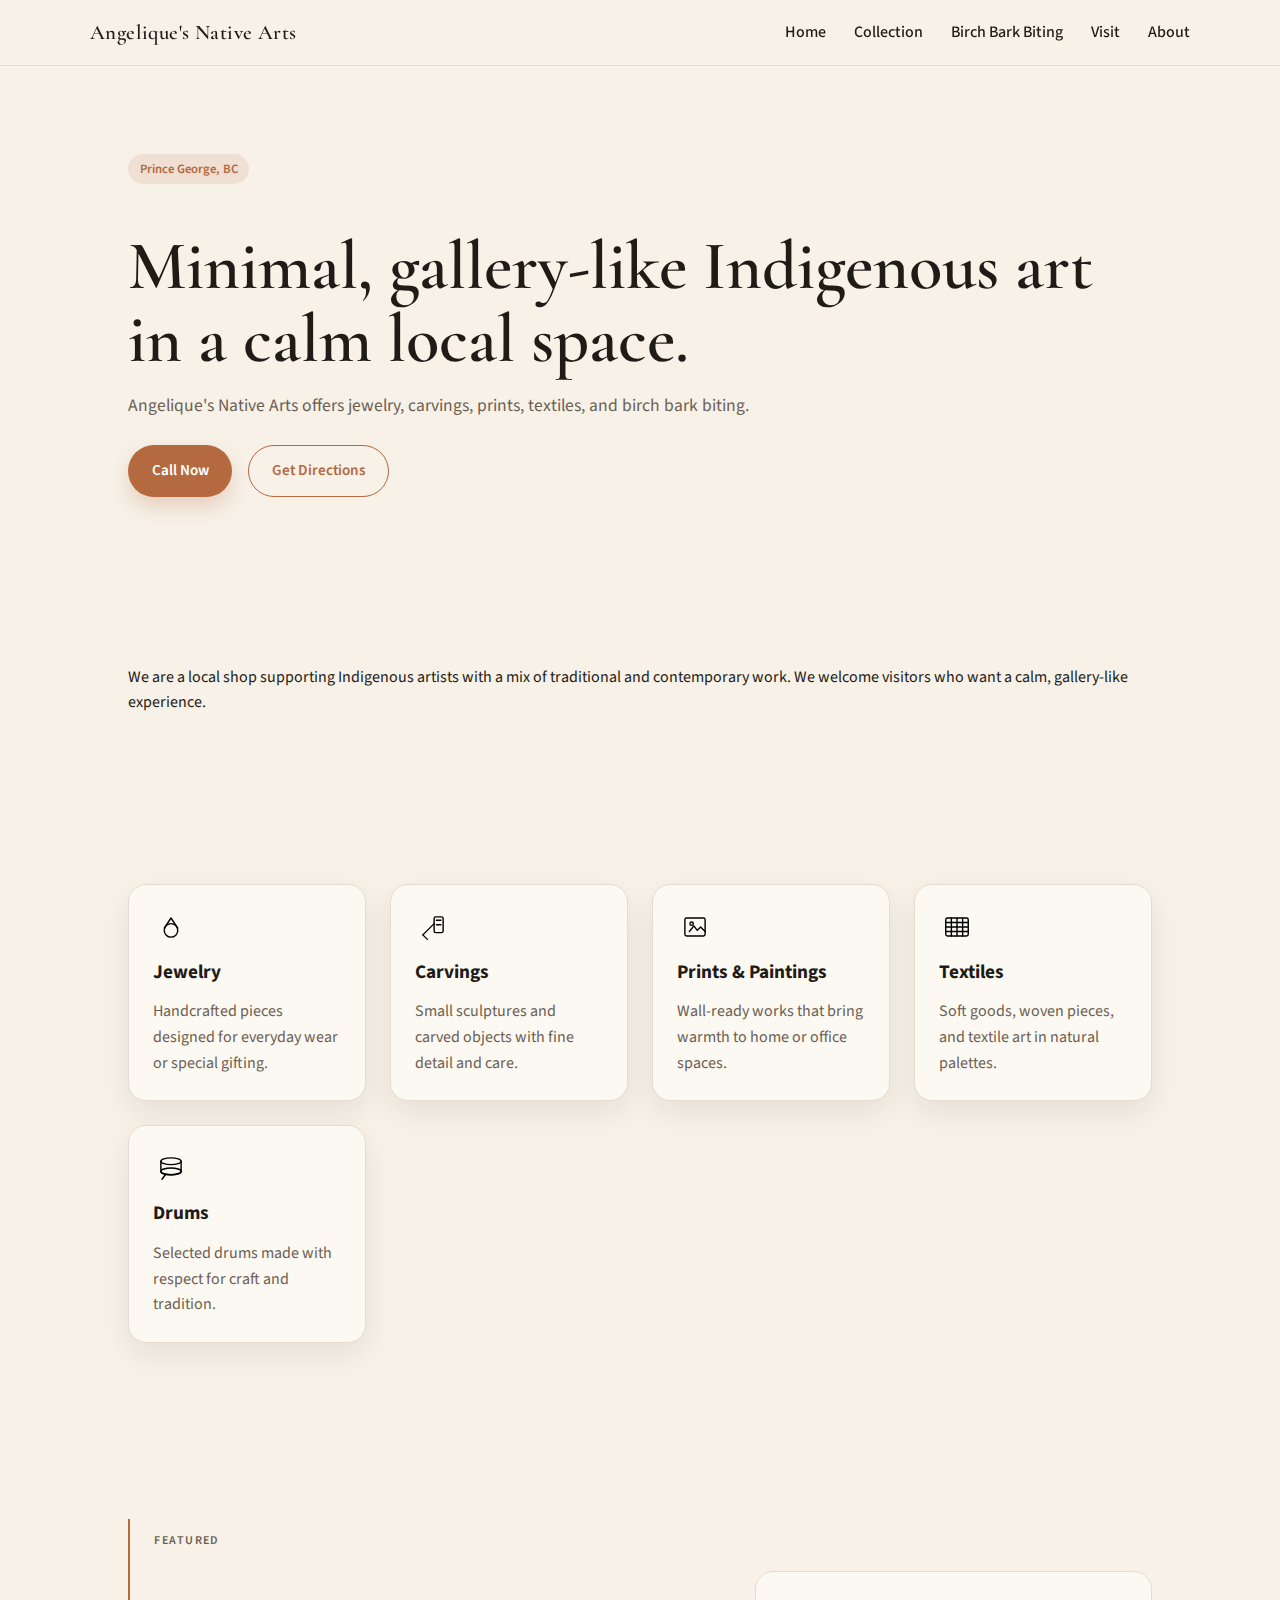
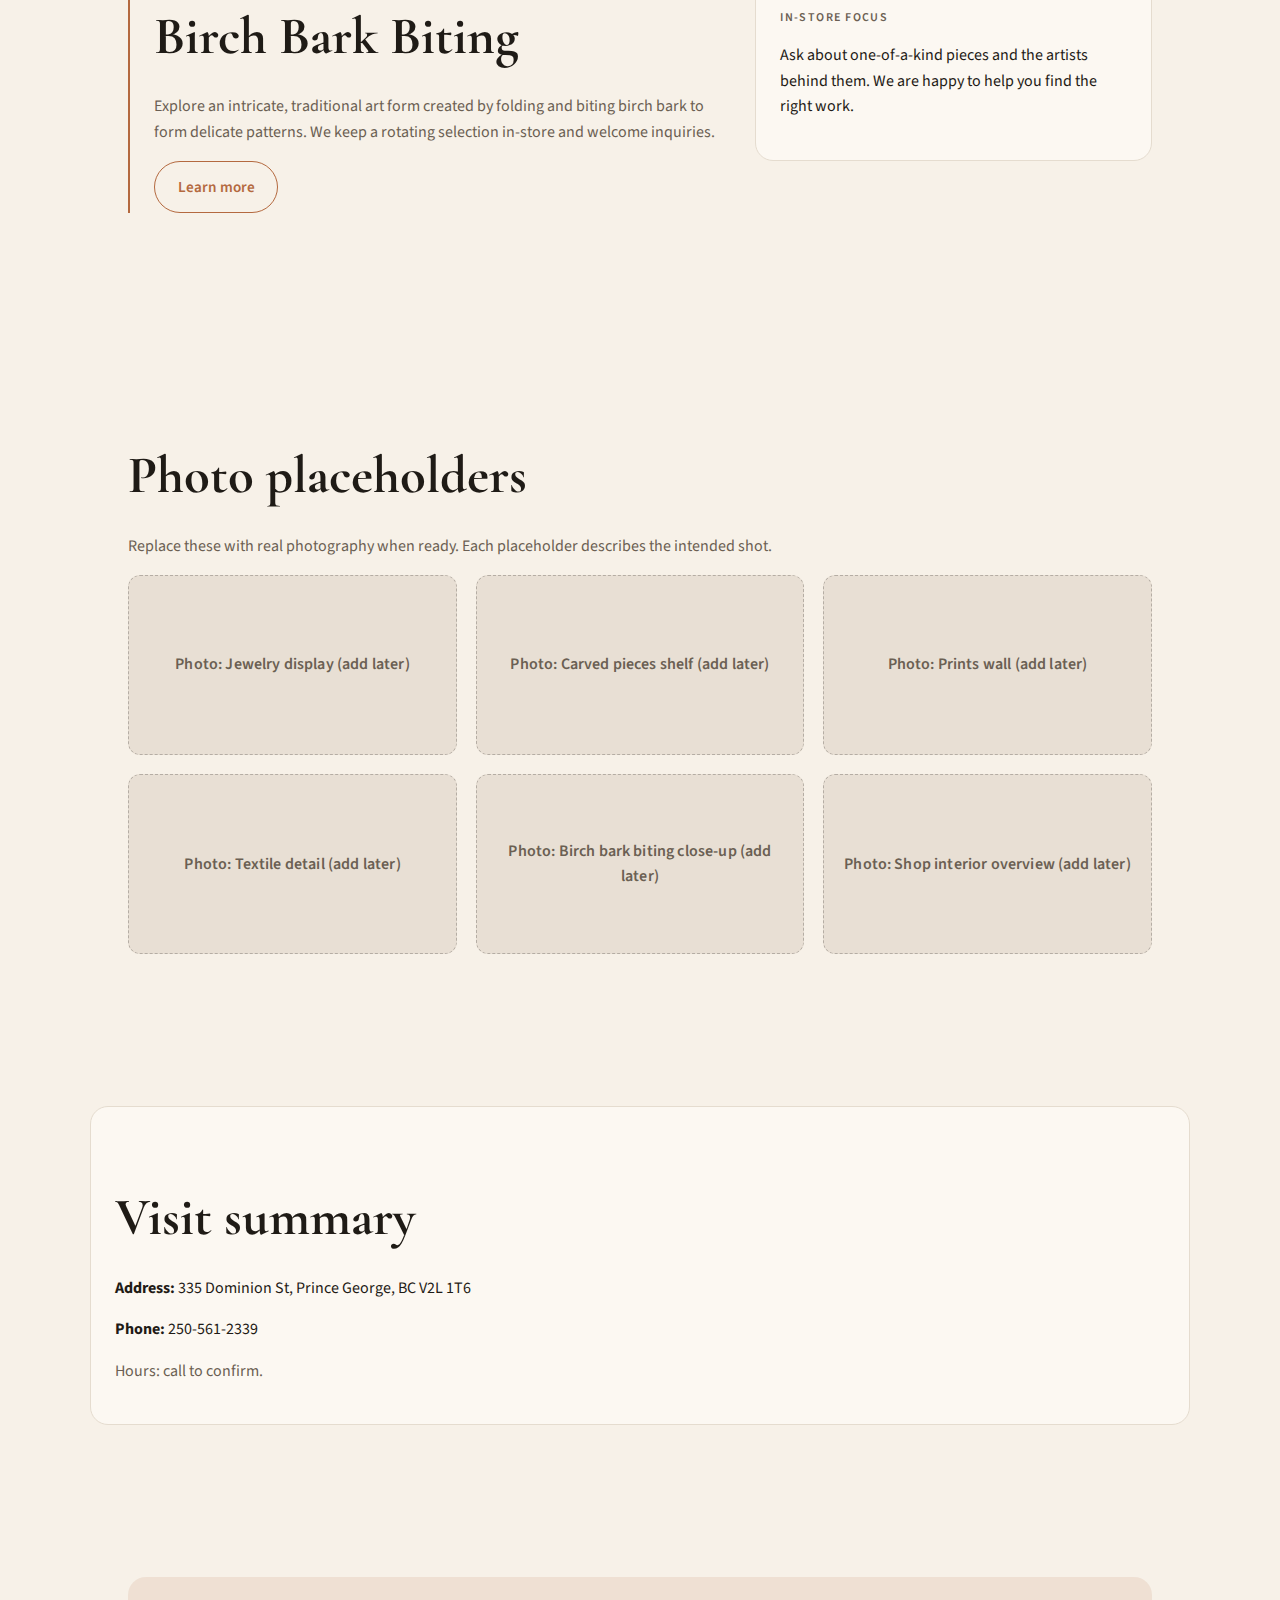
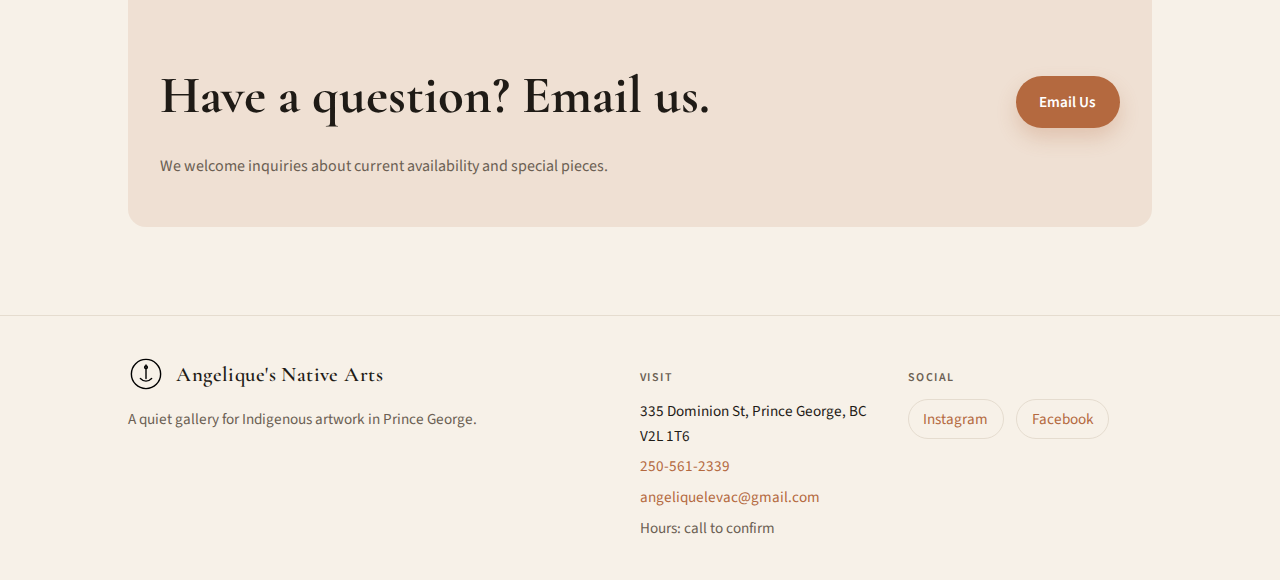
<file: index.html>
<!doctype html>
<html lang="en" class="no-js">
<head>
  <meta charset="utf-8" />
  <meta name="viewport" content="width=device-width, initial-scale=1" />
  <title>Angelique's Native Arts | Home</title>
  <meta name="description" content="Angelique's Native Arts in Prince George, BC. A calm, gallery-like space for Indigenous artwork, birch bark biting, jewelry, carvings, textiles, and more." />
  <meta property="og:title" content="Angelique's Native Arts" />
  <meta property="og:description" content="A minimalist, photo-free preview of the collection and visit details." />
  <meta property="og:type" content="website" />
  <meta property="og:url" content="https://example.com/index.html" />
  <meta property="og:image" content="https://example.com/og-placeholder.jpg" />
  <link rel="preconnect" href="https://fonts.googleapis.com" />
  <link rel="preconnect" href="https://fonts.gstatic.com" crossorigin />
  <link href="https://fonts.googleapis.com/css2?family=Cormorant+Garamond:wght@400;600&family=Source+Sans+3:wght@400;500;600&display=swap" rel="stylesheet" />
  <link rel="stylesheet" href="styles.css" />
</head>
<body>
  <header class="site-header">
    <div class="container nav-wrap">
      <a class="brand" href="index.html">
        Angelique's Native Arts
      </a>
      <button class="nav-toggle" data-nav-toggle aria-expanded="false" aria-controls="primary-nav">Menu</button>
      <nav id="primary-nav" class="nav-links" aria-label="Primary">
        <a href="index.html" aria-current="page">Home</a>
        <a href="collection.html">Collection</a>
        <a href="birch-bark.html">Birch Bark Biting</a>
        <a href="visit.html">Visit</a>
        <a href="about.html">About</a>
      </nav>
    </div>
  </header>

  <main>
    <section class="section">
      <div class="container hero">
        <div>
          <span class="badge">Prince George, BC</span>
          <h1>Minimal, gallery-like Indigenous art in a calm local space.</h1>
          <p class="muted">Angelique's Native Arts offers jewelry, carvings, prints, textiles, and birch bark biting.</p>
          <div class="hero-actions">
            <a class="btn btn-primary" href="tel:250-561-2339">Call Now</a>
            <a class="btn btn-outline" href="https://www.google.com/maps/search/?api=1&query=335%20Dominion%20St%2C%20Prince%20George%2C%20BC%20V2L%201T6">Get Directions</a>
          </div>
        </div>
      </div>
    </section>

    <section class="section-tight">
      <div class="container">
        <p>We are a local shop supporting Indigenous artists with a mix of traditional and contemporary work. We welcome visitors who want a calm, gallery-like experience.</p>
      </div>
    </section>

    <section class="section">
      <div class="container">
        <div class="card-grid">
          <div class="card">
            <img class="card-icon" src="assets/jewelry.svg" alt="" aria-hidden="true" />
            <h3>Jewelry</h3>
            <p>Handcrafted pieces designed for everyday wear or special gifting.</p>
          </div>
          <div class="card">
            <img class="card-icon" src="assets/carvings.svg" alt="" aria-hidden="true" />
            <h3>Carvings</h3>
            <p>Small sculptures and carved objects with fine detail and care.</p>
          </div>
          <div class="card">
            <img class="card-icon" src="assets/prints.svg" alt="" aria-hidden="true" />
            <h3>Prints &amp; Paintings</h3>
            <p>Wall-ready works that bring warmth to home or office spaces.</p>
          </div>
          <div class="card">
            <img class="card-icon" src="assets/textiles.svg" alt="" aria-hidden="true" />
            <h3>Textiles</h3>
            <p>Soft goods, woven pieces, and textile art in natural palettes.</p>
          </div>
          <div class="card">
            <img class="card-icon" src="assets/drums.svg" alt="" aria-hidden="true" />
            <h3>Drums</h3>
            <p>Selected drums made with respect for craft and tradition.</p>
          </div>
        </div>
      </div>
    </section>

    <section class="section">
      <div class="container feature">
        <div class="feature-box">
          <p class="small-title">Featured</p>
          <h2 class="page-title">Birch Bark Biting</h2>
          <p class="muted">Explore an intricate, traditional art form created by folding and biting birch bark to form delicate patterns. We keep a rotating selection in-store and welcome inquiries.</p>
          <a class="btn btn-outline" href="birch-bark.html">Learn more</a>
        </div>
        <div class="info-panel">
          <p class="small-title">In-store focus</p>
          <p>Ask about one-of-a-kind pieces and the artists behind them. We are happy to help you find the right work.</p>
        </div>
      </div>
    </section>

    <section class="section">
      <div class="container">
        <h2 class="page-title">Photo placeholders</h2>
        <p class="muted">Replace these with real photography when ready. Each placeholder describes the intended shot.</p>
        <div class="photo-grid">
          <div class="photo-placeholder">Photo: Jewelry display (add later)</div>
          <div class="photo-placeholder">Photo: Carved pieces shelf (add later)</div>
          <div class="photo-placeholder">Photo: Prints wall (add later)</div>
          <div class="photo-placeholder">Photo: Textile detail (add later)</div>
          <div class="photo-placeholder">Photo: Birch bark biting close-up (add later)</div>
          <div class="photo-placeholder">Photo: Shop interior overview (add later)</div>
        </div>
      </div>
    </section>

    <section class="section-tight">
      <div class="container info-panel">
        <h2 class="page-title">Visit summary</h2>
        <p><strong>Address:</strong> 335 Dominion St, Prince George, BC V2L 1T6</p>
        <p><strong>Phone:</strong> <a href="tel:250-561-2339">250-561-2339</a></p>
        <p class="muted">Hours: call to confirm.</p>
      </div>
    </section>

    <section class="section">
      <div class="container">
        <div class="cta-strip">
          <div>
            <h2 class="page-title">Have a question? Email us.</h2>
            <p class="muted">We welcome inquiries about current availability and special pieces.</p>
          </div>
          <a class="btn btn-primary" href="mailto:angeliquelevac@gmail.com">Email Us</a>
        </div>
      </div>
    </section>
  </main>

  <footer class="footer">
    <div class="container footer-grid">
      <div>
        <div class="brand">
          <img src="assets/mark.svg" alt="" aria-hidden="true" />
          Angelique's Native Arts
        </div>
        <p class="muted">A quiet gallery for Indigenous artwork in Prince George.</p>
      </div>
      <div>
        <p class="small-title">Visit</p>
        <ul class="list-clean">
          <li>335 Dominion St, Prince George, BC V2L 1T6</li>
          <li><a href="tel:250-561-2339">250-561-2339</a></li>
          <li><a href="mailto:angeliquelevac@gmail.com">angeliquelevac@gmail.com</a></li>
          <li class="muted">Hours: call to confirm</li>
        </ul>
      </div>
      <div>
        <p class="small-title">Social</p>
        <div class="social-links">
          <a href="https://www.instagram.com/angeliquesnativearts/">Instagram</a>
          <a href="https://www.facebook.com/AngeliquesNativeArts/">Facebook</a>
        </div>
      </div>
    </div>
  </footer>

  <script src="main.js" defer></script>
  <script type="application/ld+json">
    {
      "@context": "https://schema.org",
      "@type": "LocalBusiness",
      "name": "Angelique's Native Arts",
      "telephone": "250-561-2339",
      "email": "angeliquelevac@gmail.com",
      "address": {
        "@type": "PostalAddress",
        "streetAddress": "335 Dominion St",
        "addressLocality": "Prince George",
        "addressRegion": "BC",
        "postalCode": "V2L 1T6",
        "addressCountry": "CA"
      },
      "url": "https://example.com",
      "sameAs": [
        "https://www.instagram.com/angeliquesnativearts/",
        "https://www.facebook.com/AngeliquesNativeArts/"
      ]
    }
  </script>
</body>
</html>
</file>
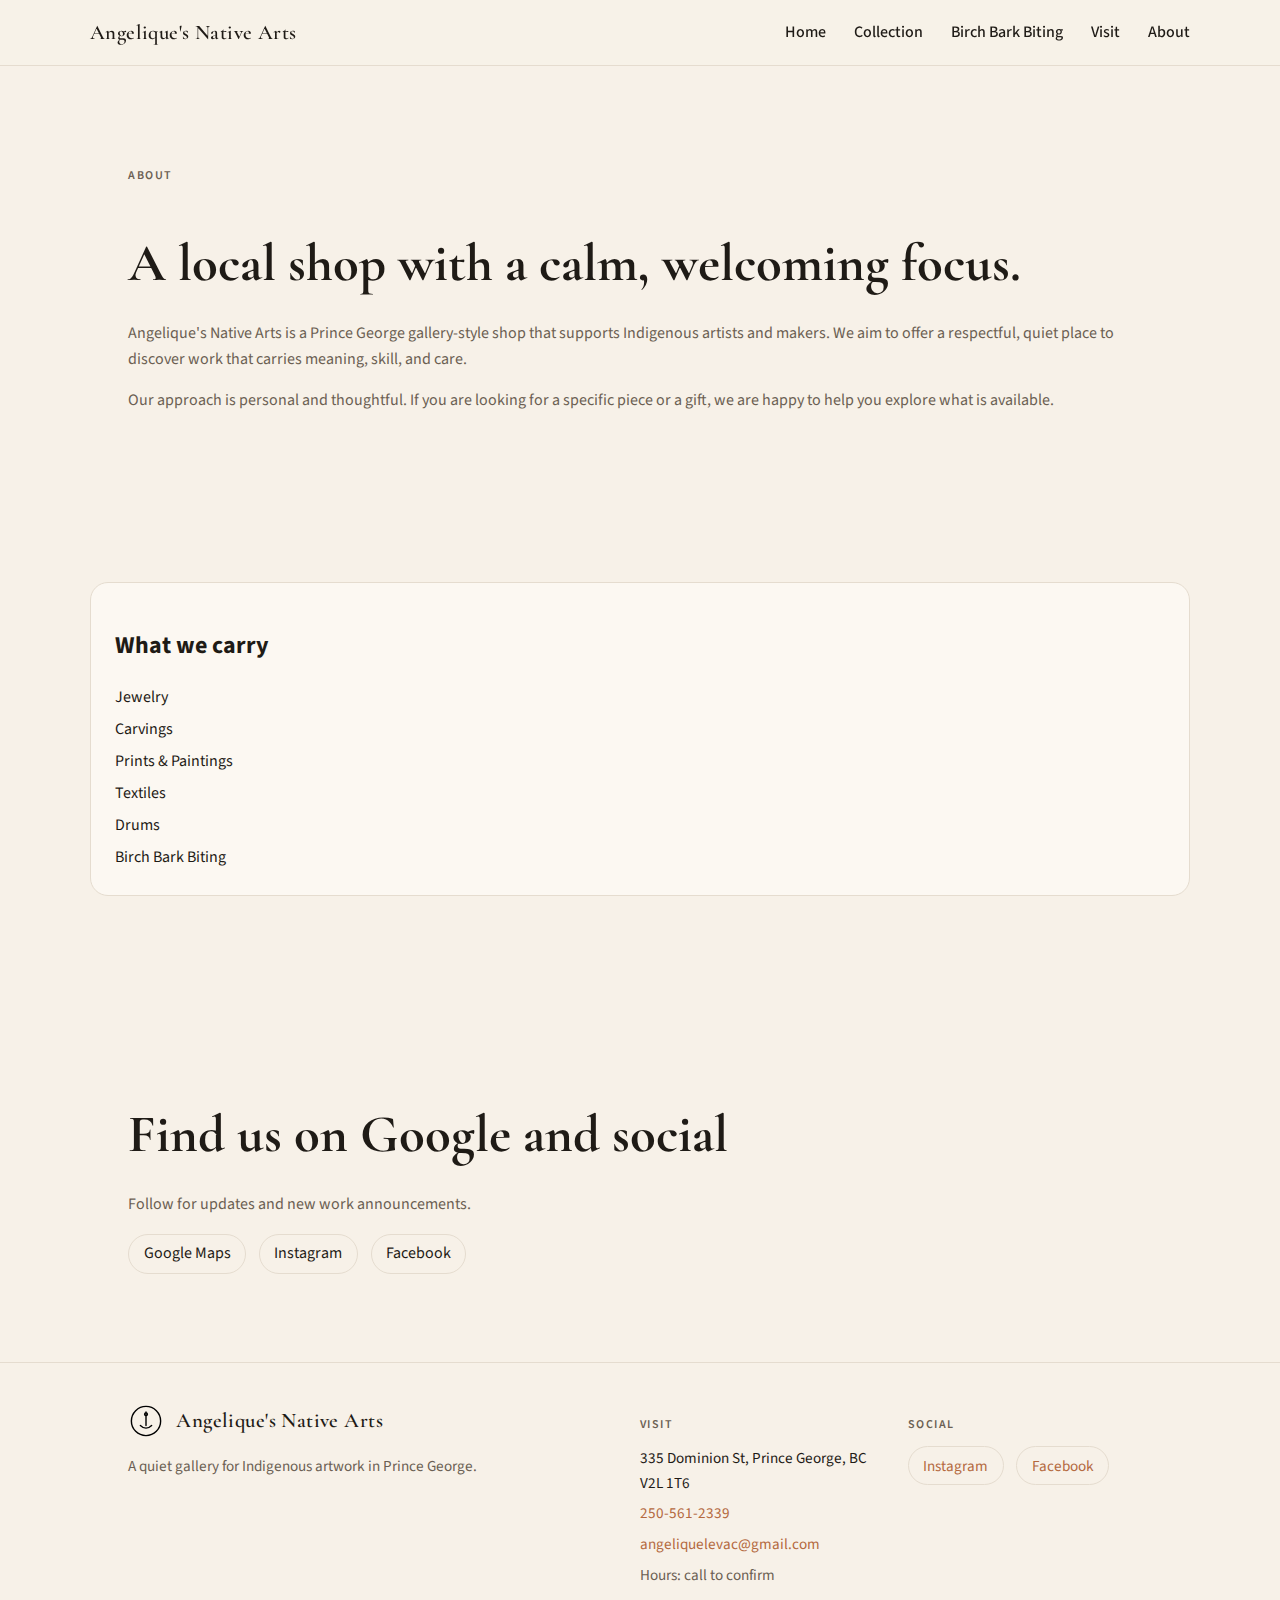
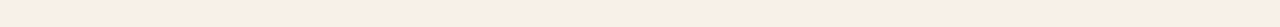
<file: about.html>
<!doctype html>
<html lang="en" class="no-js">
<head>
  <meta charset="utf-8" />
  <meta name="viewport" content="width=device-width, initial-scale=1" />
  <title>Angelique's Native Arts | About</title>
  <meta name="description" content="Learn about Angelique's Native Arts, a local Prince George shop supporting Indigenous artists and makers." />
  <meta property="og:title" content="About Angelique's Native Arts" />
  <meta property="og:description" content="A welcoming local shop supporting Indigenous artists and makers." />
  <meta property="og:type" content="website" />
  <meta property="og:url" content="https://example.com/about.html" />
  <meta property="og:image" content="https://example.com/og-placeholder.jpg" />
  <link rel="preconnect" href="https://fonts.googleapis.com" />
  <link rel="preconnect" href="https://fonts.gstatic.com" crossorigin />
  <link href="https://fonts.googleapis.com/css2?family=Cormorant+Garamond:wght@400;600&family=Source+Sans+3:wght@400;500;600&display=swap" rel="stylesheet" />
  <link rel="stylesheet" href="styles.css" />
</head>
<body>
  <header class="site-header">
    <div class="container nav-wrap">
      <a class="brand" href="index.html">
        Angelique's Native Arts
      </a>
      <button class="nav-toggle" data-nav-toggle aria-expanded="false" aria-controls="primary-nav">Menu</button>
      <nav id="primary-nav" class="nav-links" aria-label="Primary">
        <a href="index.html">Home</a>
        <a href="collection.html">Collection</a>
        <a href="birch-bark.html">Birch Bark Biting</a>
        <a href="visit.html">Visit</a>
        <a href="about.html" aria-current="page">About</a>
      </nav>
    </div>
  </header>

  <main>
    <section class="section">
      <div class="container">
        <p class="small-title">About</p>
        <h1 class="page-title">A local shop with a calm, welcoming focus.</h1>
        <p class="muted">Angelique's Native Arts is a Prince George gallery-style shop that supports Indigenous artists and makers. We aim to offer a respectful, quiet place to discover work that carries meaning, skill, and care.</p>
        <p class="muted">Our approach is personal and thoughtful. If you are looking for a specific piece or a gift, we are happy to help you explore what is available.</p>
      </div>
    </section>

    <section class="section-tight">
      <div class="container info-panel">
        <h2>What we carry</h2>
        <ul class="list-clean">
          <li>Jewelry</li>
          <li>Carvings</li>
          <li>Prints &amp; Paintings</li>
          <li>Textiles</li>
          <li>Drums</li>
          <li>Birch Bark Biting</li>
        </ul>
      </div>
    </section>

    <section class="section">
      <div class="container">
        <h2 class="page-title">Find us on Google and social</h2>
        <p class="muted">Follow for updates and new work announcements.</p>
        <div class="social-links">
          <a href="https://www.google.com/maps/search/?api=1&query=335%20Dominion%20St%2C%20Prince%20George%2C%20BC%20V2L%201T6">Google Maps</a>
          <a href="https://www.instagram.com/angeliquesnativearts/">Instagram</a>
          <a href="https://www.facebook.com/AngeliquesNativeArts/">Facebook</a>
        </div>
      </div>
    </section>
  </main>

  <footer class="footer">
    <div class="container footer-grid">
      <div>
        <div class="brand">
          <img src="assets/mark.svg" alt="" aria-hidden="true" />
          Angelique's Native Arts
        </div>
        <p class="muted">A quiet gallery for Indigenous artwork in Prince George.</p>
      </div>
      <div>
        <p class="small-title">Visit</p>
        <ul class="list-clean">
          <li>335 Dominion St, Prince George, BC V2L 1T6</li>
          <li><a href="tel:250-561-2339">250-561-2339</a></li>
          <li><a href="mailto:angeliquelevac@gmail.com">angeliquelevac@gmail.com</a></li>
          <li class="muted">Hours: call to confirm</li>
        </ul>
      </div>
      <div>
        <p class="small-title">Social</p>
        <div class="social-links">
          <a href="https://www.instagram.com/angeliquesnativearts/">Instagram</a>
          <a href="https://www.facebook.com/AngeliquesNativeArts/">Facebook</a>
        </div>
      </div>
    </div>
  </footer>

  <script src="main.js" defer></script>
  <script type="application/ld+json">
    {
      "@context": "https://schema.org",
      "@type": "LocalBusiness",
      "name": "Angelique's Native Arts",
      "telephone": "250-561-2339",
      "email": "angeliquelevac@gmail.com",
      "address": {
        "@type": "PostalAddress",
        "streetAddress": "335 Dominion St",
        "addressLocality": "Prince George",
        "addressRegion": "BC",
        "postalCode": "V2L 1T6",
        "addressCountry": "CA"
      },
      "url": "https://example.com",
      "sameAs": [
        "https://www.instagram.com/angeliquesnativearts/",
        "https://www.facebook.com/AngeliquesNativeArts/"
      ]
    }
  </script>
</body>
</html>
</file>
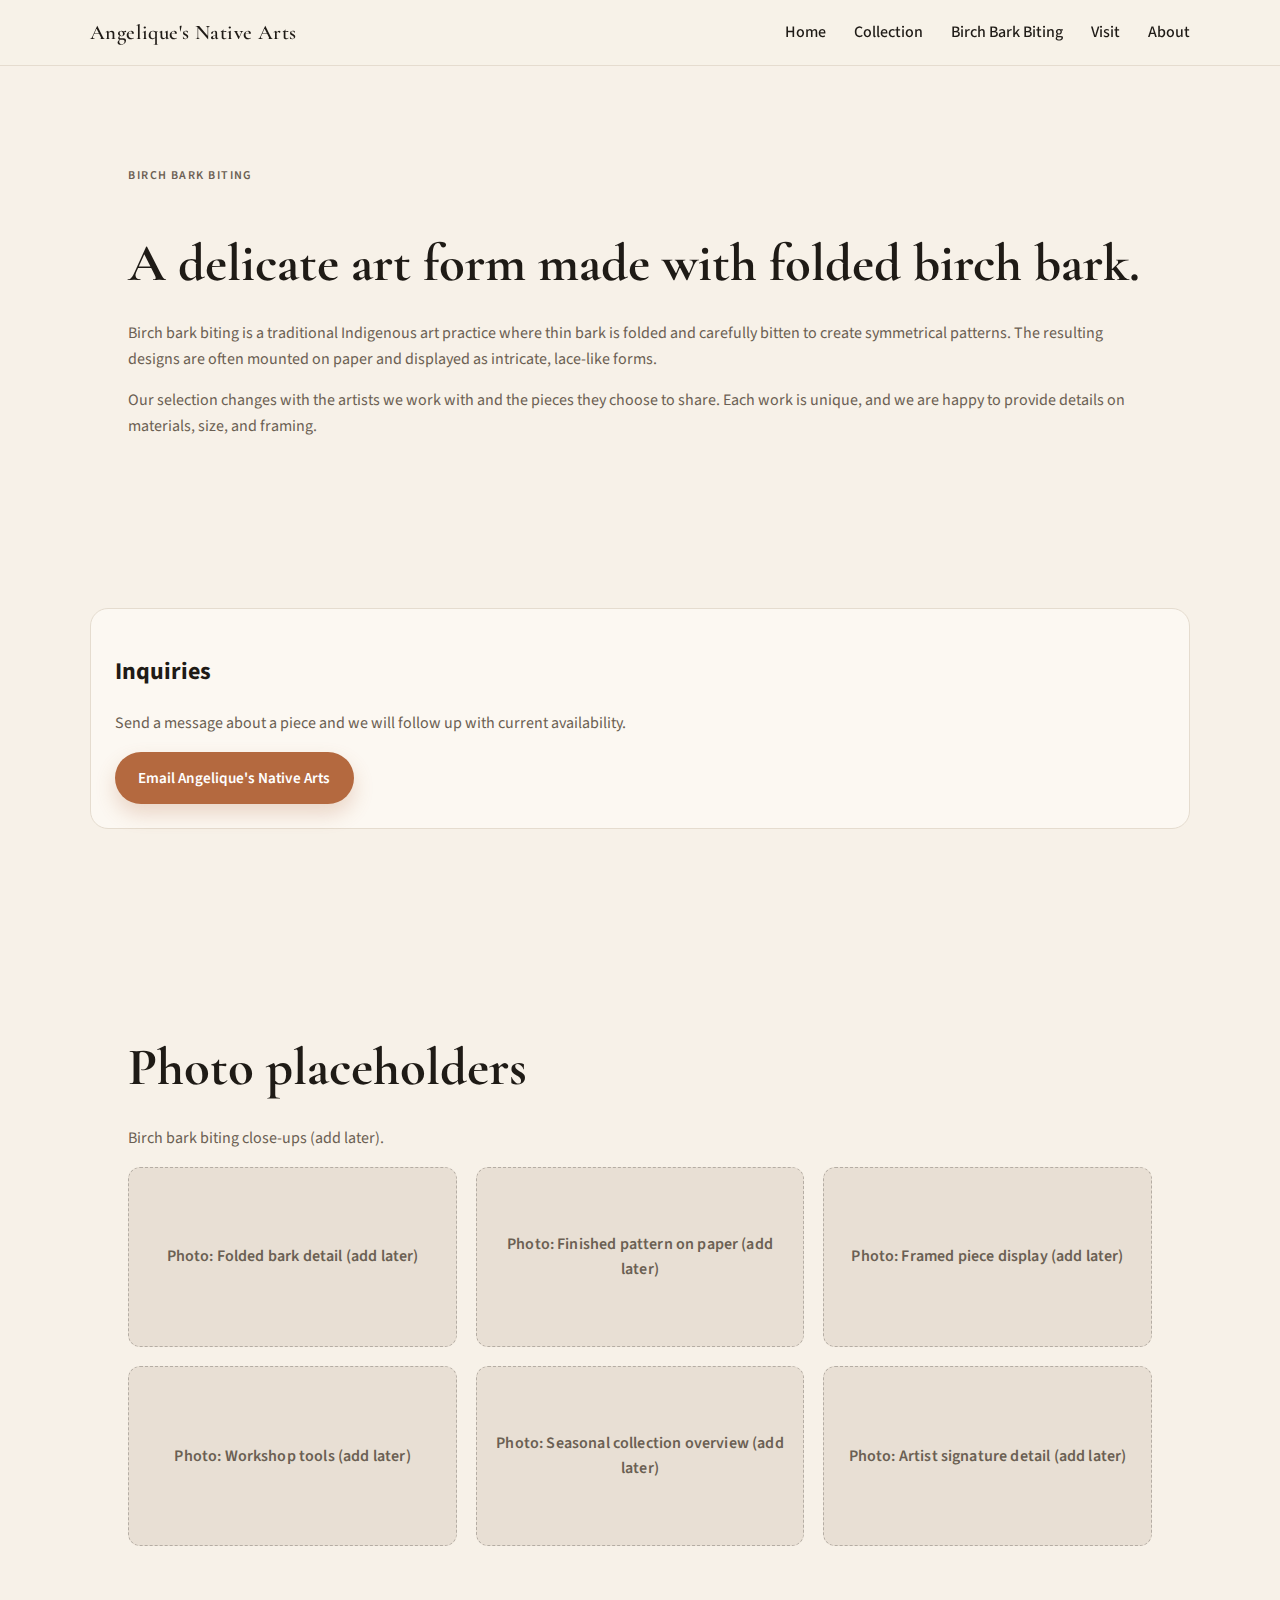
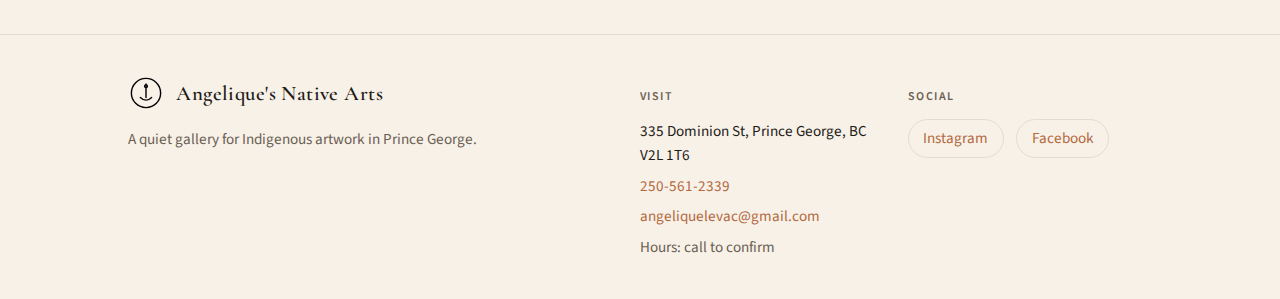
<file: birch-bark.html>
<!doctype html>
<html lang="en" class="no-js">
<head>
  <meta charset="utf-8" />
  <meta name="viewport" content="width=device-width, initial-scale=1" />
  <title>Angelique's Native Arts | Birch Bark Biting</title>
  <meta name="description" content="Learn about birch bark biting and inquire about available pieces at Angelique's Native Arts in Prince George, BC." />
  <meta property="og:title" content="Birch Bark Biting | Angelique's Native Arts" />
  <meta property="og:description" content="A respectful overview of birch bark biting with placeholders for close-up photography." />
  <meta property="og:type" content="website" />
  <meta property="og:url" content="https://example.com/birch-bark.html" />
  <meta property="og:image" content="https://example.com/og-placeholder.jpg" />
  <link rel="preconnect" href="https://fonts.googleapis.com" />
  <link rel="preconnect" href="https://fonts.gstatic.com" crossorigin />
  <link href="https://fonts.googleapis.com/css2?family=Cormorant+Garamond:wght@400;600&family=Source+Sans+3:wght@400;500;600&display=swap" rel="stylesheet" />
  <link rel="stylesheet" href="styles.css" />
</head>
<body>
  <header class="site-header">
    <div class="container nav-wrap">
      <a class="brand" href="index.html">
        Angelique's Native Arts
      </a>
      <button class="nav-toggle" data-nav-toggle aria-expanded="false" aria-controls="primary-nav">Menu</button>
      <nav id="primary-nav" class="nav-links" aria-label="Primary">
        <a href="index.html">Home</a>
        <a href="collection.html">Collection</a>
        <a href="birch-bark.html" aria-current="page">Birch Bark Biting</a>
        <a href="visit.html">Visit</a>
        <a href="about.html">About</a>
      </nav>
    </div>
  </header>

  <main>
    <section class="section">
      <div class="container">
        <p class="small-title">Birch Bark Biting</p>
        <h1 class="page-title">A delicate art form made with folded birch bark.</h1>
        <p class="muted">Birch bark biting is a traditional Indigenous art practice where thin bark is folded and carefully bitten to create symmetrical patterns. The resulting designs are often mounted on paper and displayed as intricate, lace-like forms.</p>
        <p class="muted">Our selection changes with the artists we work with and the pieces they choose to share. Each work is unique, and we are happy to provide details on materials, size, and framing.</p>
      </div>
    </section>

    <section class="section-tight">
      <div class="container info-panel">
        <h2>Inquiries</h2>
        <p class="muted">Send a message about a piece and we will follow up with current availability.</p>
        <a class="btn btn-primary" href="mailto:angeliquelevac@gmail.com">Email Angelique's Native Arts</a>
      </div>
    </section>

    <section class="section">
      <div class="container">
        <h2 class="page-title">Photo placeholders</h2>
        <p class="muted">Birch bark biting close-ups (add later).</p>
        <div class="photo-grid">
          <div class="photo-placeholder">Photo: Folded bark detail (add later)</div>
          <div class="photo-placeholder">Photo: Finished pattern on paper (add later)</div>
          <div class="photo-placeholder">Photo: Framed piece display (add later)</div>
          <div class="photo-placeholder">Photo: Workshop tools (add later)</div>
          <div class="photo-placeholder">Photo: Seasonal collection overview (add later)</div>
          <div class="photo-placeholder">Photo: Artist signature detail (add later)</div>
        </div>
      </div>
    </section>
  </main>

  <footer class="footer">
    <div class="container footer-grid">
      <div>
        <div class="brand">
          <img src="assets/mark.svg" alt="" aria-hidden="true" />
          Angelique's Native Arts
        </div>
        <p class="muted">A quiet gallery for Indigenous artwork in Prince George.</p>
      </div>
      <div>
        <p class="small-title">Visit</p>
        <ul class="list-clean">
          <li>335 Dominion St, Prince George, BC V2L 1T6</li>
          <li><a href="tel:250-561-2339">250-561-2339</a></li>
          <li><a href="mailto:angeliquelevac@gmail.com">angeliquelevac@gmail.com</a></li>
          <li class="muted">Hours: call to confirm</li>
        </ul>
      </div>
      <div>
        <p class="small-title">Social</p>
        <div class="social-links">
          <a href="https://www.instagram.com/angeliquesnativearts/">Instagram</a>
          <a href="https://www.facebook.com/AngeliquesNativeArts/">Facebook</a>
        </div>
      </div>
    </div>
  </footer>

  <script src="main.js" defer></script>
  <script type="application/ld+json">
    {
      "@context": "https://schema.org",
      "@type": "LocalBusiness",
      "name": "Angelique's Native Arts",
      "telephone": "250-561-2339",
      "email": "angeliquelevac@gmail.com",
      "address": {
        "@type": "PostalAddress",
        "streetAddress": "335 Dominion St",
        "addressLocality": "Prince George",
        "addressRegion": "BC",
        "postalCode": "V2L 1T6",
        "addressCountry": "CA"
      },
      "url": "https://example.com",
      "sameAs": [
        "https://www.instagram.com/angeliquesnativearts/",
        "https://www.facebook.com/AngeliquesNativeArts/"
      ]
    }
  </script>
</body>
</html>
</file>
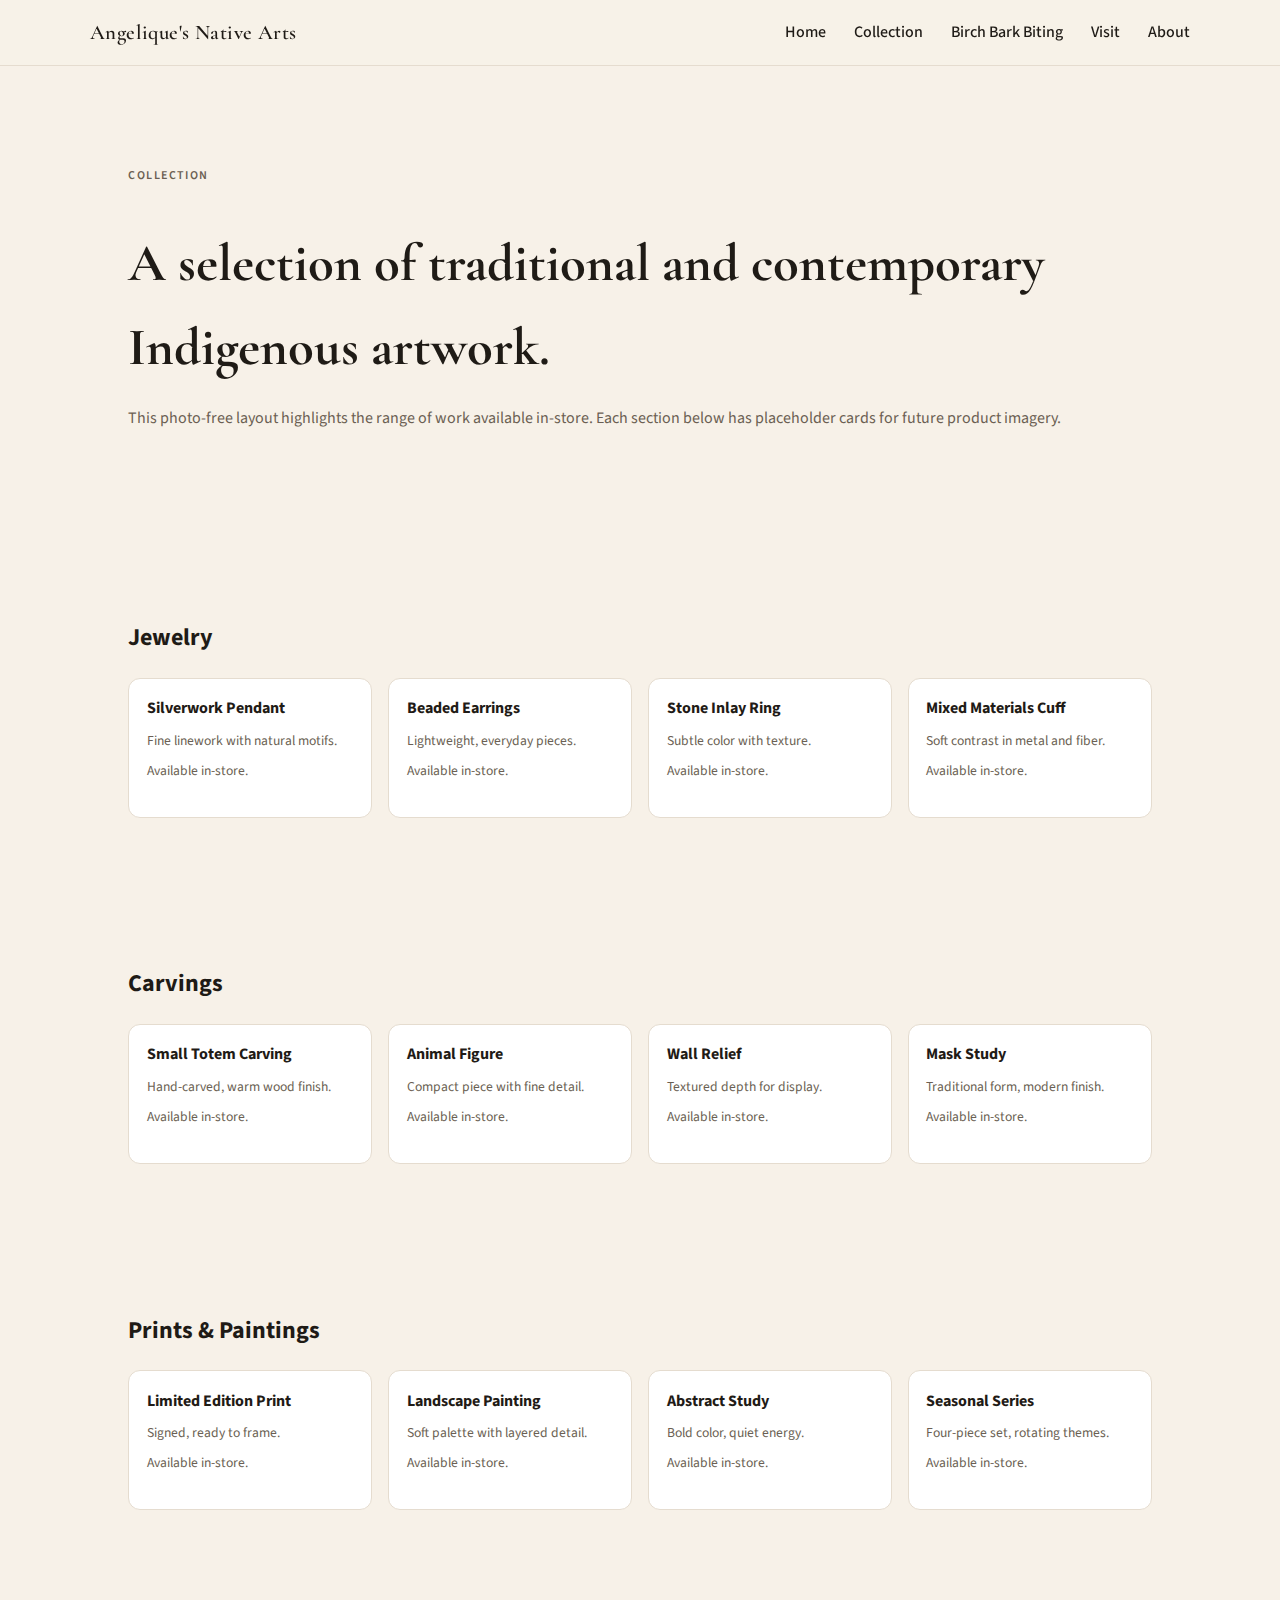
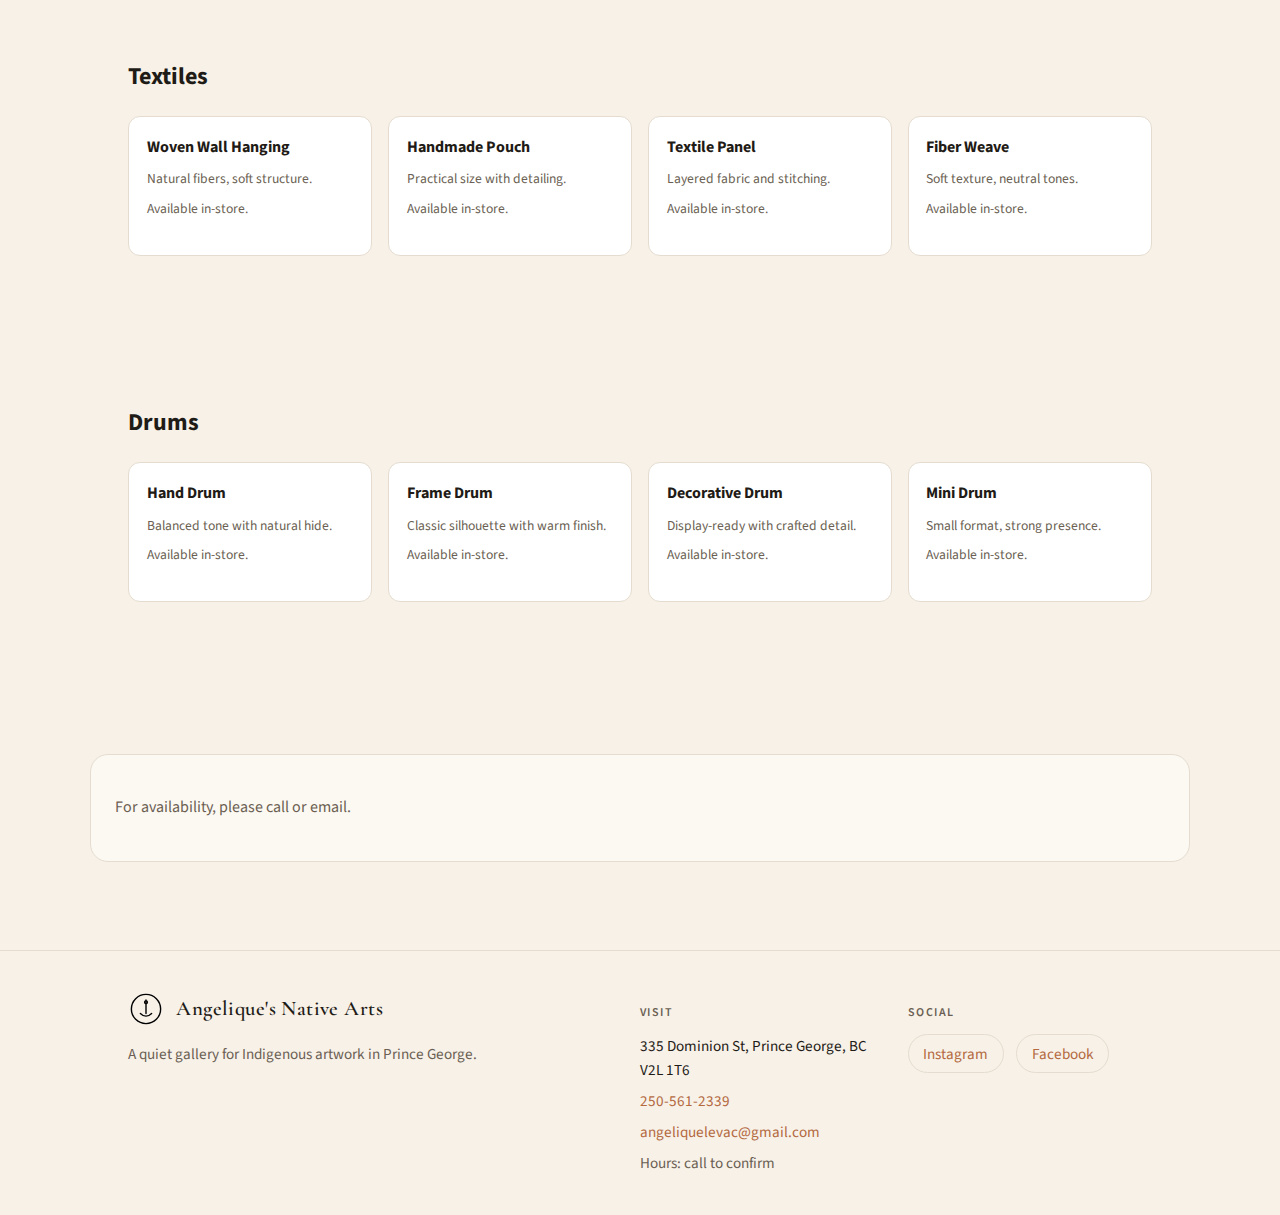
<file: collection.html>
<!doctype html>
<html lang="en" class="no-js">
<head>
  <meta charset="utf-8" />
  <meta name="viewport" content="width=device-width, initial-scale=1" />
  <title>Angelique's Native Arts | Collection</title>
  <meta name="description" content="A selection of traditional and contemporary Indigenous artwork, including jewelry, carvings, prints, textiles, and drums." />
  <meta property="og:title" content="Angelique's Native Arts Collection" />
  <meta property="og:description" content="A photo-free preview of the in-store collection with placeholders." />
  <meta property="og:type" content="website" />
  <meta property="og:url" content="https://example.com/collection.html" />
  <meta property="og:image" content="https://example.com/og-placeholder.jpg" />
  <link rel="preconnect" href="https://fonts.googleapis.com" />
  <link rel="preconnect" href="https://fonts.gstatic.com" crossorigin />
  <link href="https://fonts.googleapis.com/css2?family=Cormorant+Garamond:wght@400;600&family=Source+Sans+3:wght@400;500;600&display=swap" rel="stylesheet" />
  <link rel="stylesheet" href="styles.css" />
</head>
<body>
  <header class="site-header">
    <div class="container nav-wrap">
      <a class="brand" href="index.html">
        Angelique's Native Arts
      </a>
      <button class="nav-toggle" data-nav-toggle aria-expanded="false" aria-controls="primary-nav">Menu</button>
      <nav id="primary-nav" class="nav-links" aria-label="Primary">
        <a href="index.html">Home</a>
        <a href="collection.html" aria-current="page">Collection</a>
        <a href="birch-bark.html">Birch Bark Biting</a>
        <a href="visit.html">Visit</a>
        <a href="about.html">About</a>
      </nav>
    </div>
  </header>

  <main>
    <section class="section">
      <div class="container">
        <p class="small-title">Collection</p>
        <h1 class="page-title">A selection of traditional and contemporary Indigenous artwork.</h1>
        <p class="muted">This photo-free layout highlights the range of work available in-store. Each section below has placeholder cards for future product imagery.</p>
      </div>
    </section>

    <section class="section-tight">
      <div class="container">
        <h2>Jewelry</h2>
        <div class="gallery-grid">
          <div class="gallery-card">
            <strong>Silverwork Pendant</strong>
            <span>Fine linework with natural motifs.</span>
            <span>Available in-store.</span>
          </div>
          <div class="gallery-card">
            <strong>Beaded Earrings</strong>
            <span>Lightweight, everyday pieces.</span>
            <span>Available in-store.</span>
          </div>
          <div class="gallery-card">
            <strong>Stone Inlay Ring</strong>
            <span>Subtle color with texture.</span>
            <span>Available in-store.</span>
          </div>
          <div class="gallery-card">
            <strong>Mixed Materials Cuff</strong>
            <span>Soft contrast in metal and fiber.</span>
            <span>Available in-store.</span>
          </div>
        </div>
      </div>
    </section>

    <section class="section-tight">
      <div class="container">
        <h2>Carvings</h2>
        <div class="gallery-grid">
          <div class="gallery-card">
            <strong>Small Totem Carving</strong>
            <span>Hand-carved, warm wood finish.</span>
            <span>Available in-store.</span>
          </div>
          <div class="gallery-card">
            <strong>Animal Figure</strong>
            <span>Compact piece with fine detail.</span>
            <span>Available in-store.</span>
          </div>
          <div class="gallery-card">
            <strong>Wall Relief</strong>
            <span>Textured depth for display.</span>
            <span>Available in-store.</span>
          </div>
          <div class="gallery-card">
            <strong>Mask Study</strong>
            <span>Traditional form, modern finish.</span>
            <span>Available in-store.</span>
          </div>
        </div>
      </div>
    </section>

    <section class="section-tight">
      <div class="container">
        <h2>Prints &amp; Paintings</h2>
        <div class="gallery-grid">
          <div class="gallery-card">
            <strong>Limited Edition Print</strong>
            <span>Signed, ready to frame.</span>
            <span>Available in-store.</span>
          </div>
          <div class="gallery-card">
            <strong>Landscape Painting</strong>
            <span>Soft palette with layered detail.</span>
            <span>Available in-store.</span>
          </div>
          <div class="gallery-card">
            <strong>Abstract Study</strong>
            <span>Bold color, quiet energy.</span>
            <span>Available in-store.</span>
          </div>
          <div class="gallery-card">
            <strong>Seasonal Series</strong>
            <span>Four-piece set, rotating themes.</span>
            <span>Available in-store.</span>
          </div>
        </div>
      </div>
    </section>

    <section class="section-tight">
      <div class="container">
        <h2>Textiles</h2>
        <div class="gallery-grid">
          <div class="gallery-card">
            <strong>Woven Wall Hanging</strong>
            <span>Natural fibers, soft structure.</span>
            <span>Available in-store.</span>
          </div>
          <div class="gallery-card">
            <strong>Handmade Pouch</strong>
            <span>Practical size with detailing.</span>
            <span>Available in-store.</span>
          </div>
          <div class="gallery-card">
            <strong>Textile Panel</strong>
            <span>Layered fabric and stitching.</span>
            <span>Available in-store.</span>
          </div>
          <div class="gallery-card">
            <strong>Fiber Weave</strong>
            <span>Soft texture, neutral tones.</span>
            <span>Available in-store.</span>
          </div>
        </div>
      </div>
    </section>

    <section class="section-tight">
      <div class="container">
        <h2>Drums</h2>
        <div class="gallery-grid">
          <div class="gallery-card">
            <strong>Hand Drum</strong>
            <span>Balanced tone with natural hide.</span>
            <span>Available in-store.</span>
          </div>
          <div class="gallery-card">
            <strong>Frame Drum</strong>
            <span>Classic silhouette with warm finish.</span>
            <span>Available in-store.</span>
          </div>
          <div class="gallery-card">
            <strong>Decorative Drum</strong>
            <span>Display-ready with crafted detail.</span>
            <span>Available in-store.</span>
          </div>
          <div class="gallery-card">
            <strong>Mini Drum</strong>
            <span>Small format, strong presence.</span>
            <span>Available in-store.</span>
          </div>
        </div>
      </div>
    </section>

    <section class="section">
      <div class="container info-panel">
        <p class="muted">For availability, please call or email.</p>
      </div>
    </section>
  </main>

  <footer class="footer">
    <div class="container footer-grid">
      <div>
        <div class="brand">
          <img src="assets/mark.svg" alt="" aria-hidden="true" />
          Angelique's Native Arts
        </div>
        <p class="muted">A quiet gallery for Indigenous artwork in Prince George.</p>
      </div>
      <div>
        <p class="small-title">Visit</p>
        <ul class="list-clean">
          <li>335 Dominion St, Prince George, BC V2L 1T6</li>
          <li><a href="tel:250-561-2339">250-561-2339</a></li>
          <li><a href="mailto:angeliquelevac@gmail.com">angeliquelevac@gmail.com</a></li>
          <li class="muted">Hours: call to confirm</li>
        </ul>
      </div>
      <div>
        <p class="small-title">Social</p>
        <div class="social-links">
          <a href="https://www.instagram.com/angeliquesnativearts/">Instagram</a>
          <a href="https://www.facebook.com/AngeliquesNativeArts/">Facebook</a>
        </div>
      </div>
    </div>
  </footer>

  <script src="main.js" defer></script>
  <script type="application/ld+json">
    {
      "@context": "https://schema.org",
      "@type": "LocalBusiness",
      "name": "Angelique's Native Arts",
      "telephone": "250-561-2339",
      "email": "angeliquelevac@gmail.com",
      "address": {
        "@type": "PostalAddress",
        "streetAddress": "335 Dominion St",
        "addressLocality": "Prince George",
        "addressRegion": "BC",
        "postalCode": "V2L 1T6",
        "addressCountry": "CA"
      },
      "url": "https://example.com",
      "sameAs": [
        "https://www.instagram.com/angeliquesnativearts/",
        "https://www.facebook.com/AngeliquesNativeArts/"
      ]
    }
  </script>
</body>
</html>
</file>
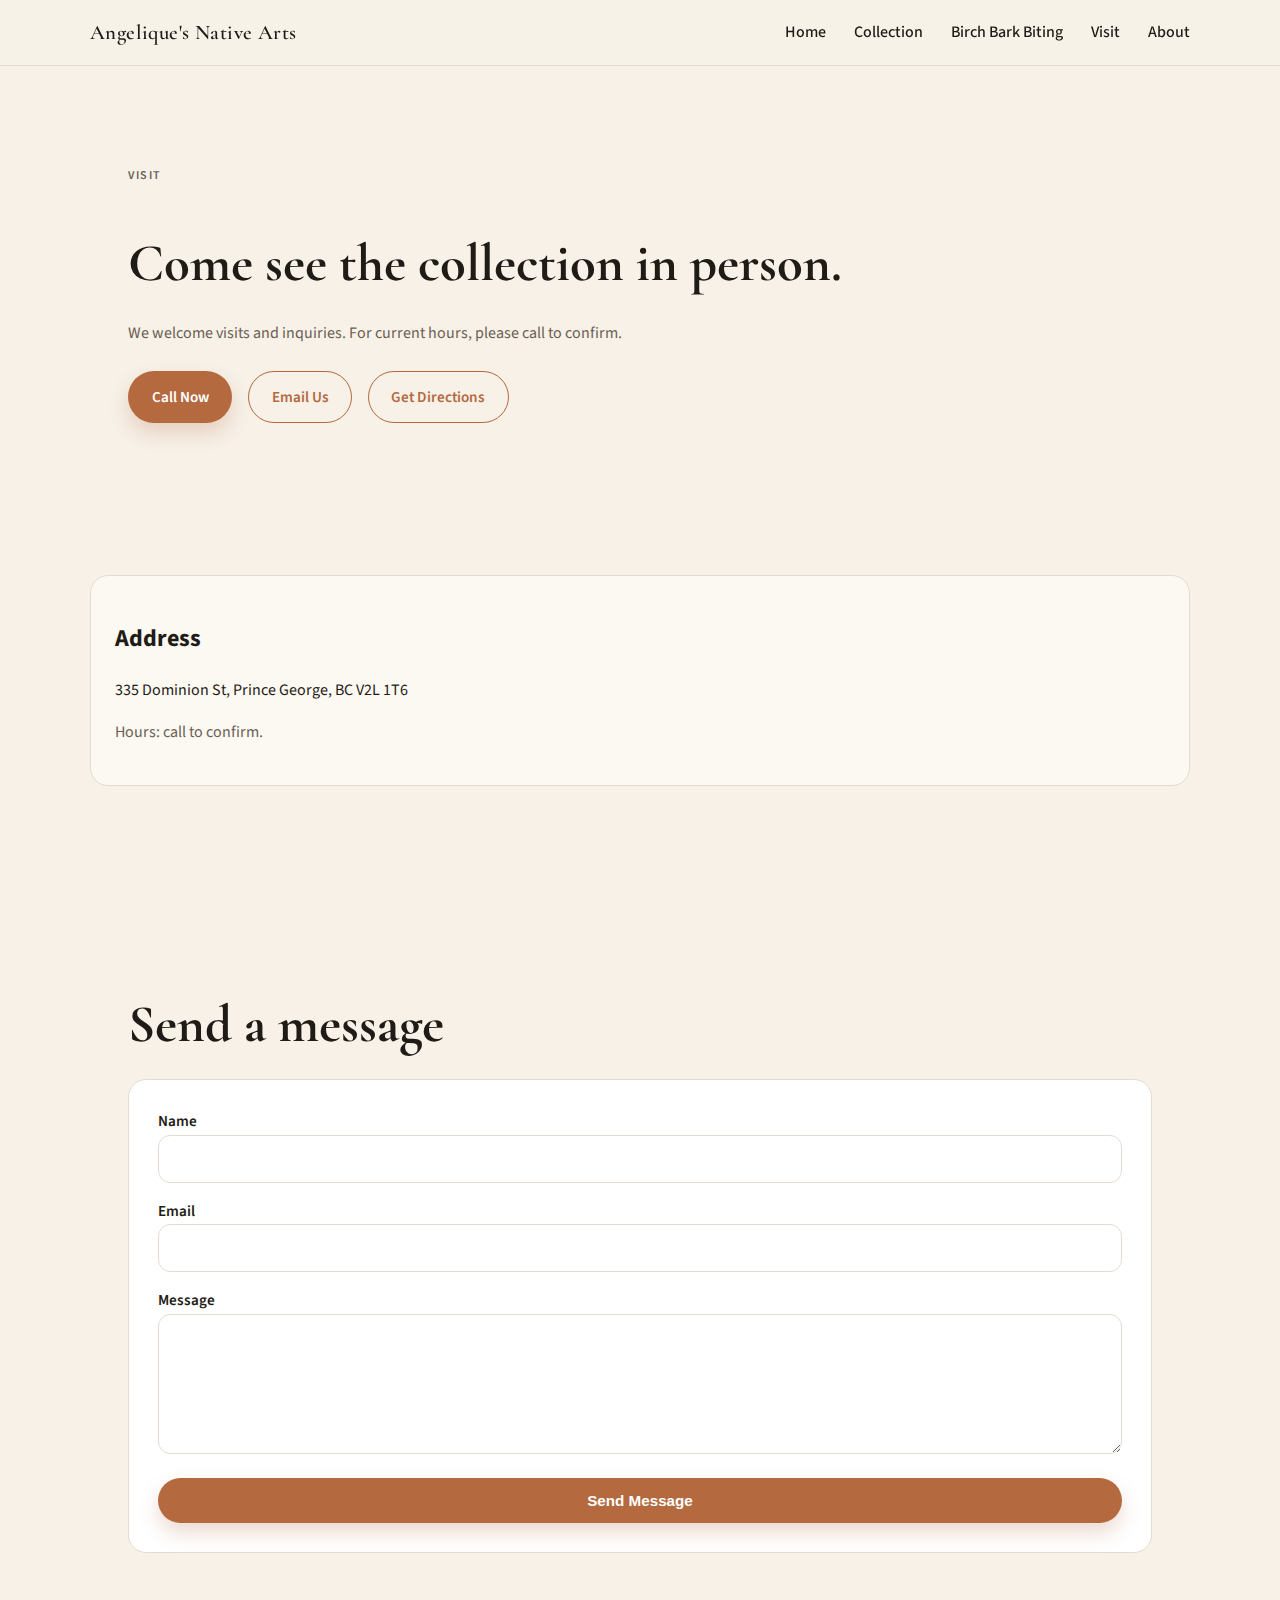
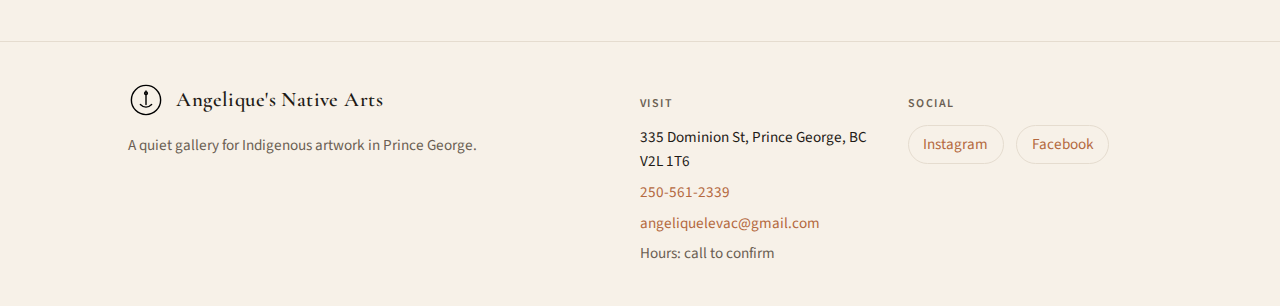
<file: visit.html>
<!doctype html>
<html lang="en" class="no-js">
<head>
  <meta charset="utf-8" />
  <meta name="viewport" content="width=device-width, initial-scale=1" />
  <title>Angelique's Native Arts | Visit</title>
  <meta name="description" content="Visit Angelique's Native Arts in Prince George, BC. Call, email, or send a message through the contact form." />
  <meta property="og:title" content="Visit Angelique's Native Arts" />
  <meta property="og:description" content="Find our address, call, email, or send a message." />
  <meta property="og:type" content="website" />
  <meta property="og:url" content="https://example.com/visit.html" />
  <meta property="og:image" content="https://example.com/og-placeholder.jpg" />
  <link rel="preconnect" href="https://fonts.googleapis.com" />
  <link rel="preconnect" href="https://fonts.gstatic.com" crossorigin />
  <link href="https://fonts.googleapis.com/css2?family=Cormorant+Garamond:wght@400;600&family=Source+Sans+3:wght@400;500;600&display=swap" rel="stylesheet" />
  <link rel="stylesheet" href="styles.css" />
</head>
<body>
  <header class="site-header">
    <div class="container nav-wrap">
      <a class="brand" href="index.html">
        Angelique's Native Arts
      </a>
      <button class="nav-toggle" data-nav-toggle aria-expanded="false" aria-controls="primary-nav">Menu</button>
      <nav id="primary-nav" class="nav-links" aria-label="Primary">
        <a href="index.html">Home</a>
        <a href="collection.html">Collection</a>
        <a href="birch-bark.html">Birch Bark Biting</a>
        <a href="visit.html" aria-current="page">Visit</a>
        <a href="about.html">About</a>
      </nav>
    </div>
  </header>

  <main>
    <section class="section">
      <div class="container">
        <p class="small-title">Visit</p>
        <h1 class="page-title">Come see the collection in person.</h1>
        <p class="muted">We welcome visits and inquiries. For current hours, please call to confirm.</p>
        <div class="hero-actions">
          <a class="btn btn-primary" href="tel:250-561-2339">Call Now</a>
          <a class="btn btn-outline" href="mailto:angeliquelevac@gmail.com">Email Us</a>
          <a class="btn btn-outline" href="https://www.google.com/maps/search/?api=1&query=335%20Dominion%20St%2C%20Prince%20George%2C%20BC%20V2L%201T6">Get Directions</a>
        </div>
      </div>
    </section>

    <section class="section-tight">
      <div class="container info-panel">
        <h2>Address</h2>
        <p>335 Dominion St, Prince George, BC V2L 1T6</p>
        <p class="muted">Hours: call to confirm.</p>
      </div>
    </section>

    <section class="section">
      <div class="container">
        <h2 class="page-title">Send a message</h2>
        <form class="form-card" data-contact-form>
          <div>
            <label for="name">Name</label>
            <input id="name" name="name" type="text" autocomplete="name" required />
          </div>
          <div>
            <label for="email">Email</label>
            <input id="email" name="email" type="email" autocomplete="email" required />
          </div>
          <div>
            <label for="message">Message</label>
            <textarea id="message" name="message" required></textarea>
          </div>
          <button class="btn btn-primary" type="submit">Send Message</button>
          <div class="form-status" data-form-status role="status" aria-live="polite"></div>
        </form>
      </div>
    </section>
  </main>

  <footer class="footer">
    <div class="container footer-grid">
      <div>
        <div class="brand">
          <img src="assets/mark.svg" alt="" aria-hidden="true" />
          Angelique's Native Arts
        </div>
        <p class="muted">A quiet gallery for Indigenous artwork in Prince George.</p>
      </div>
      <div>
        <p class="small-title">Visit</p>
        <ul class="list-clean">
          <li>335 Dominion St, Prince George, BC V2L 1T6</li>
          <li><a href="tel:250-561-2339">250-561-2339</a></li>
          <li><a href="mailto:angeliquelevac@gmail.com">angeliquelevac@gmail.com</a></li>
          <li class="muted">Hours: call to confirm</li>
        </ul>
      </div>
      <div>
        <p class="small-title">Social</p>
        <div class="social-links">
          <a href="https://www.instagram.com/angeliquesnativearts/">Instagram</a>
          <a href="https://www.facebook.com/AngeliquesNativeArts/">Facebook</a>
        </div>
      </div>
    </div>
  </footer>

  <script src="main.js" defer></script>
  <script type="application/ld+json">
    {
      "@context": "https://schema.org",
      "@type": "LocalBusiness",
      "name": "Angelique's Native Arts",
      "telephone": "250-561-2339",
      "email": "angeliquelevac@gmail.com",
      "address": {
        "@type": "PostalAddress",
        "streetAddress": "335 Dominion St",
        "addressLocality": "Prince George",
        "addressRegion": "BC",
        "postalCode": "V2L 1T6",
        "addressCountry": "CA"
      },
      "url": "https://example.com",
      "sameAs": [
        "https://www.instagram.com/angeliquesnativearts/",
        "https://www.facebook.com/AngeliquesNativeArts/"
      ]
    }
  </script>
</body>
</html>
</file>
<file: styles.css>
:root {
  --bg: #f7f1e8;
  --surface: #fcf8f2;
  --text: #1f1b16;
  --muted: #6b5f53;
  --accent: #b4693f;
  --accent-soft: rgba(180, 105, 63, 0.12);
  --border: #e5dccf;
  --shadow: 0 12px 30px rgba(31, 27, 22, 0.08);
  --radius: 18px;
  --radius-sm: 12px;
  --container: 1100px;
  --space: clamp(1.5rem, 3vw, 2.5rem);
}

* {
  box-sizing: border-box;
}

html {
  scroll-behavior: smooth;
}

body {
  margin: 0;
  font-family: "Source Sans 3", "Segoe UI", sans-serif;
  color: var(--text);
  background: var(--bg);
  line-height: 1.6;
}

img {
  max-width: 100%;
  display: block;
}

a {
  color: inherit;
  text-decoration: none;
}

a:hover,
a:focus-visible {
  color: var(--accent);
}

.container {
  max-width: var(--container);
  margin: 0 auto;
  padding: 0 var(--space);
}

.section {
  padding: clamp(3rem, 7vw, 5.5rem) 0;
}

.section-tight {
  padding: clamp(2.5rem, 5vw, 4rem) 0;
}

.muted {
  color: var(--muted);
}

.site-header {
  border-bottom: 1px solid var(--border);
  background: rgba(247, 241, 232, 0.95);
}

.brand {
  display: flex;
  align-items: center;
  gap: 0.75rem;
  font-family: "Cormorant Garamond", "Times New Roman", serif;
  font-weight: 600;
  font-size: 1.3rem;
  letter-spacing: 0.02em;
}

.brand img {
  width: 36px;
  height: 36px;
}

.nav-wrap {
  display: flex;
  align-items: center;
  justify-content: space-between;
  padding: 1rem 0;
  position: relative;
  flex-wrap: wrap;
}

.nav-toggle {
  background: none;
  border: 1px solid var(--border);
  border-radius: 999px;
  padding: 0.45rem 0.85rem;
  font-size: 0.95rem;
  color: var(--text);
  cursor: pointer;
}

.nav-links {
  display: none;
  flex-direction: column;
  gap: 0.75rem;
  padding: 1.25rem 0 0;
  width: 100%;
}

.nav-links a {
  font-weight: 500;
}

.no-js .nav-links {
  display: flex;
}

.nav-open .nav-links {
  display: flex;
}

@media (min-width: 900px) {
  .site-header {
    position: sticky;
    top: 0;
    z-index: 50;
    backdrop-filter: blur(8px);
  }

  .nav-toggle {
    display: none;
  }

  .nav-links {
    display: flex;
    flex-direction: row;
    gap: 1.75rem;
    padding: 0;
    width: auto;
  }

  .nav-wrap {
    flex-wrap: nowrap;
  }
}

.hero {
  display: grid;
  gap: 2rem;
}

.hero h1 {
  font-family: "Cormorant Garamond", "Times New Roman", serif;
  font-weight: 600;
  font-size: clamp(2.6rem, 6vw, 4.3rem);
  line-height: 1.05;
  margin-bottom: 1rem;
}

.hero p {
  font-size: 1.1rem;
  max-width: 40rem;
}

.hero-actions {
  display: flex;
  flex-wrap: wrap;
  gap: 1rem;
  margin-top: 1.5rem;
}

.btn {
  display: inline-flex;
  align-items: center;
  justify-content: center;
  gap: 0.5rem;
  padding: 0.8rem 1.4rem;
  border-radius: 999px;
  border: 1px solid transparent;
  font-weight: 600;
  font-size: 0.95rem;
  transition: transform 0.2s ease, box-shadow 0.2s ease, background 0.2s ease;
}

.btn-primary {
  background: var(--accent);
  color: #fff;
  box-shadow: 0 10px 20px rgba(180, 105, 63, 0.24);
}

.btn-primary:hover,
.btn-primary:focus-visible {
  transform: translateY(-1px);
  color: #fff;
}

.btn-outline {
  border-color: var(--accent);
  color: var(--accent);
  background: transparent;
}

.btn-outline:hover,
.btn-outline:focus-visible {
  background: var(--accent-soft);
}

.card-grid {
  display: grid;
  gap: 1.5rem;
  grid-template-columns: repeat(auto-fit, minmax(210px, 1fr));
}

.card {
  border: 1px solid var(--border);
  border-radius: var(--radius);
  padding: 1.5rem;
  background: var(--surface);
  box-shadow: var(--shadow);
  min-height: 200px;
  display: flex;
  flex-direction: column;
  gap: 0.75rem;
}

.card h3 {
  margin: 0;
  font-size: 1.2rem;
}

.card p {
  margin: 0;
  color: var(--muted);
}

.card-icon {
  width: 36px;
  height: 36px;
  color: var(--accent);
}

.photo-grid {
  display: grid;
  gap: 1.2rem;
}

@media (min-width: 900px) {
  .photo-grid {
    grid-template-columns: repeat(3, 1fr);
  }
}

.photo-placeholder {
  background: #e8dfd4;
  border-radius: var(--radius-sm);
  min-height: 180px;
  display: flex;
  align-items: center;
  justify-content: center;
  text-align: center;
  padding: 1.2rem;
  color: #6b5f53;
  font-weight: 600;
  letter-spacing: 0.01em;
  position: relative;
  overflow: hidden;
}

.photo-placeholder::after {
  content: "";
  position: absolute;
  inset: 0;
  border: 1px dashed rgba(31, 27, 22, 0.25);
  border-radius: var(--radius-sm);
}

.cta-strip {
  border-radius: var(--radius);
  background: var(--accent-soft);
  padding: 2rem;
  display: flex;
  flex-direction: column;
  gap: 1.5rem;
  align-items: flex-start;
}

@media (min-width: 800px) {
  .cta-strip {
    flex-direction: row;
    align-items: center;
    justify-content: space-between;
  }
}

.feature {
  display: grid;
  gap: 2rem;
  align-items: center;
}

.feature-box {
  border-left: 2px solid var(--accent);
  padding-left: 1.5rem;
}

@media (min-width: 900px) {
  .feature {
    grid-template-columns: 1.2fr 0.8fr;
  }
}

.info-panel {
  border: 1px solid var(--border);
  border-radius: var(--radius);
  padding: 1.5rem;
  background: var(--surface);
}

.gallery-grid {
  display: grid;
  gap: 1rem;
  grid-template-columns: repeat(auto-fit, minmax(200px, 1fr));
}

.gallery-card {
  border: 1px solid var(--border);
  border-radius: var(--radius-sm);
  padding: 1.1rem;
  background: #fff;
  min-height: 140px;
  display: flex;
  flex-direction: column;
  gap: 0.5rem;
}

.gallery-card span {
  font-size: 0.85rem;
  color: var(--muted);
}

.form-card {
  border: 1px solid var(--border);
  border-radius: var(--radius);
  padding: 1.8rem;
  background: #fff;
  display: grid;
  gap: 1rem;
}

label {
  font-weight: 600;
  font-size: 0.95rem;
}

input,
textarea {
  width: 100%;
  padding: 0.75rem 0.85rem;
  border-radius: 12px;
  border: 1px solid var(--border);
  font-family: inherit;
  font-size: 1rem;
  background: #fff;
}

textarea {
  min-height: 140px;
  resize: vertical;
}

.form-status {
  padding: 0.75rem 1rem;
  border-radius: 12px;
  background: #f1efe9;
  color: var(--muted);
  font-size: 0.95rem;
  display: none;
}

.form-status.visible {
  display: block;
}

.footer {
  border-top: 1px solid var(--border);
  padding: 2.5rem 0;
  font-size: 0.95rem;
}

.footer-grid {
  display: grid;
  gap: 1.5rem;
}

@media (min-width: 800px) {
  .footer-grid {
    grid-template-columns: 2fr 1fr 1fr;
  }
}

.footer a {
  color: var(--accent);
}

.small-title {
  font-weight: 600;
  text-transform: uppercase;
  letter-spacing: 0.12em;
  font-size: 0.75rem;
  color: var(--muted);
}

.list-clean {
  list-style: none;
  padding: 0;
  margin: 0;
  display: grid;
  gap: 0.4rem;
}

.badge {
  display: inline-flex;
  align-items: center;
  gap: 0.4rem;
  background: var(--accent-soft);
  color: var(--accent);
  padding: 0.3rem 0.7rem;
  border-radius: 999px;
  font-size: 0.8rem;
  font-weight: 600;
}

.page-title {
  font-family: "Cormorant Garamond", "Times New Roman", serif;
  font-size: clamp(2.2rem, 4.5vw, 3.3rem);
  margin-bottom: 0.8rem;
}

.social-links {
  display: flex;
  flex-wrap: wrap;
  gap: 0.8rem;
}

.social-links a {
  padding: 0.4rem 0.9rem;
  border: 1px solid var(--border);
  border-radius: 999px;
}

@media (prefers-reduced-motion: reduce) {
  * {
    scroll-behavior: auto;
  }
  .btn {
    transition: none;
  }
}
</file>
